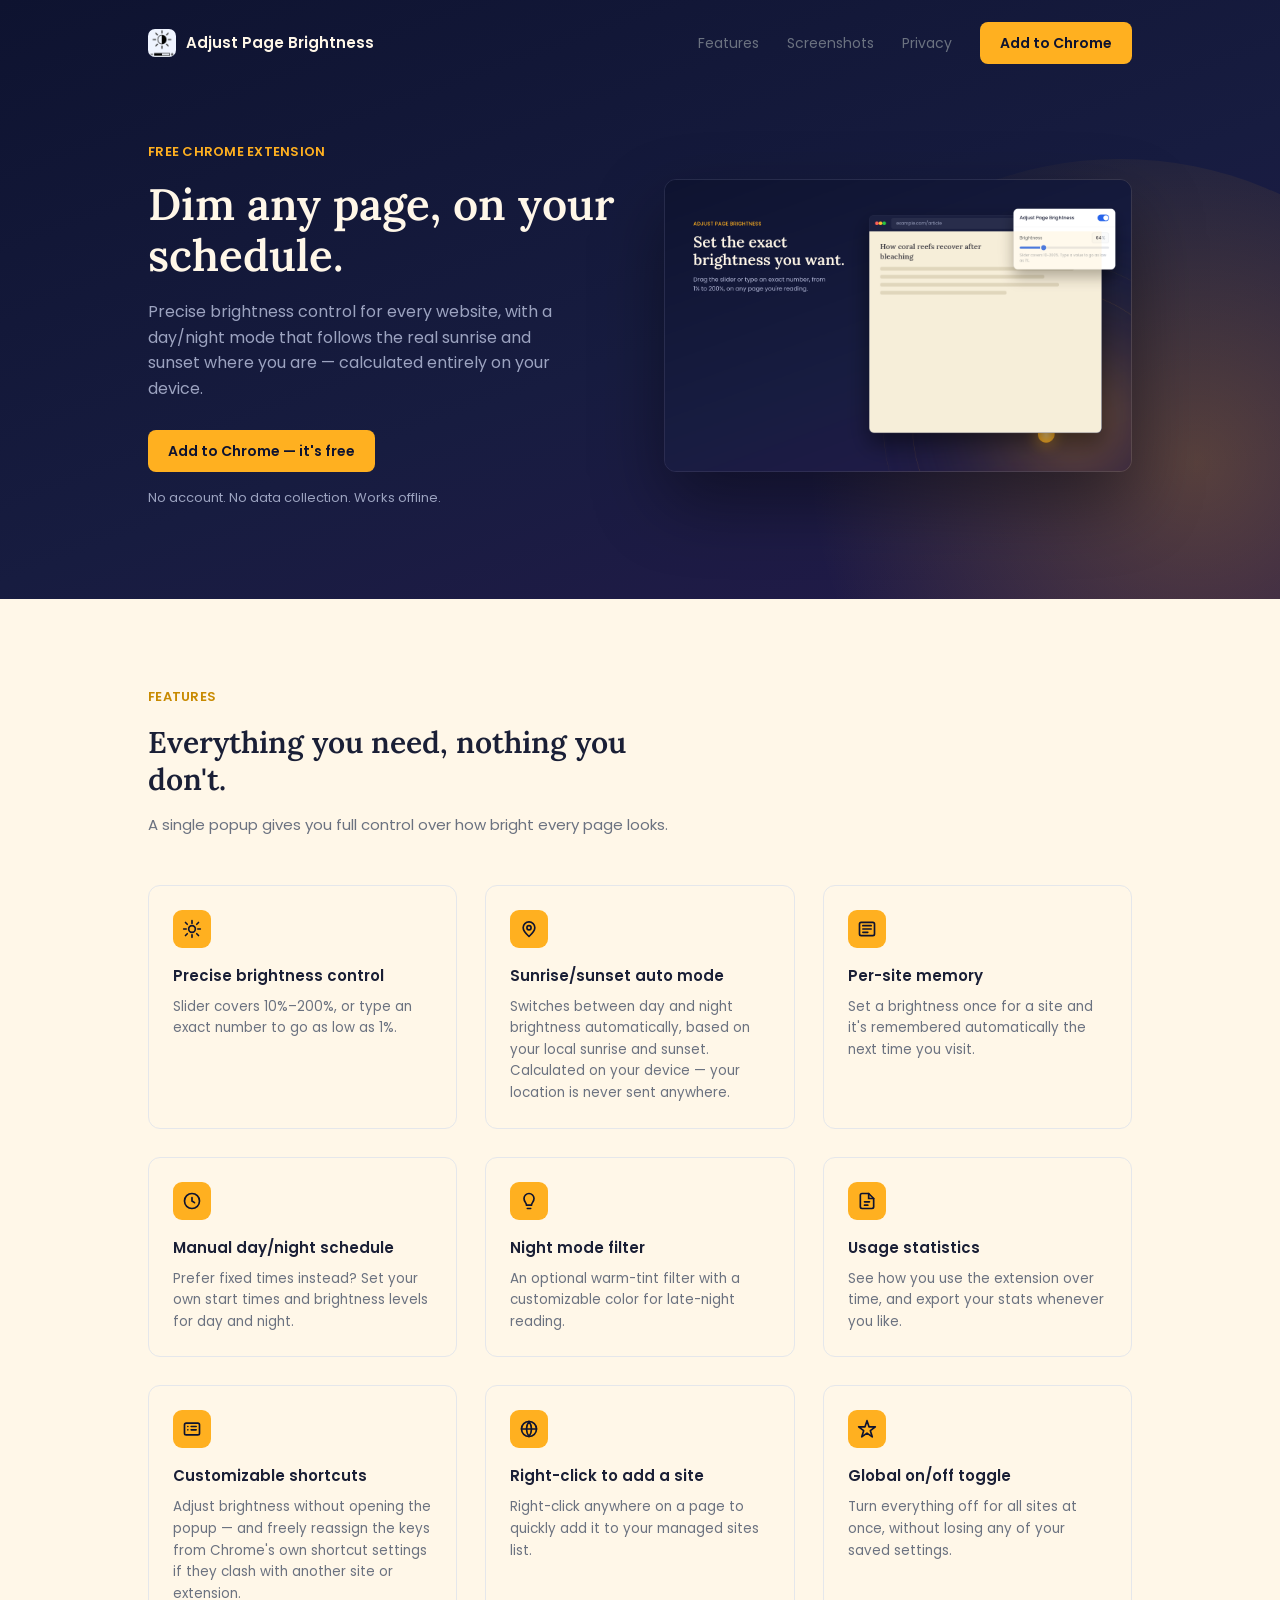
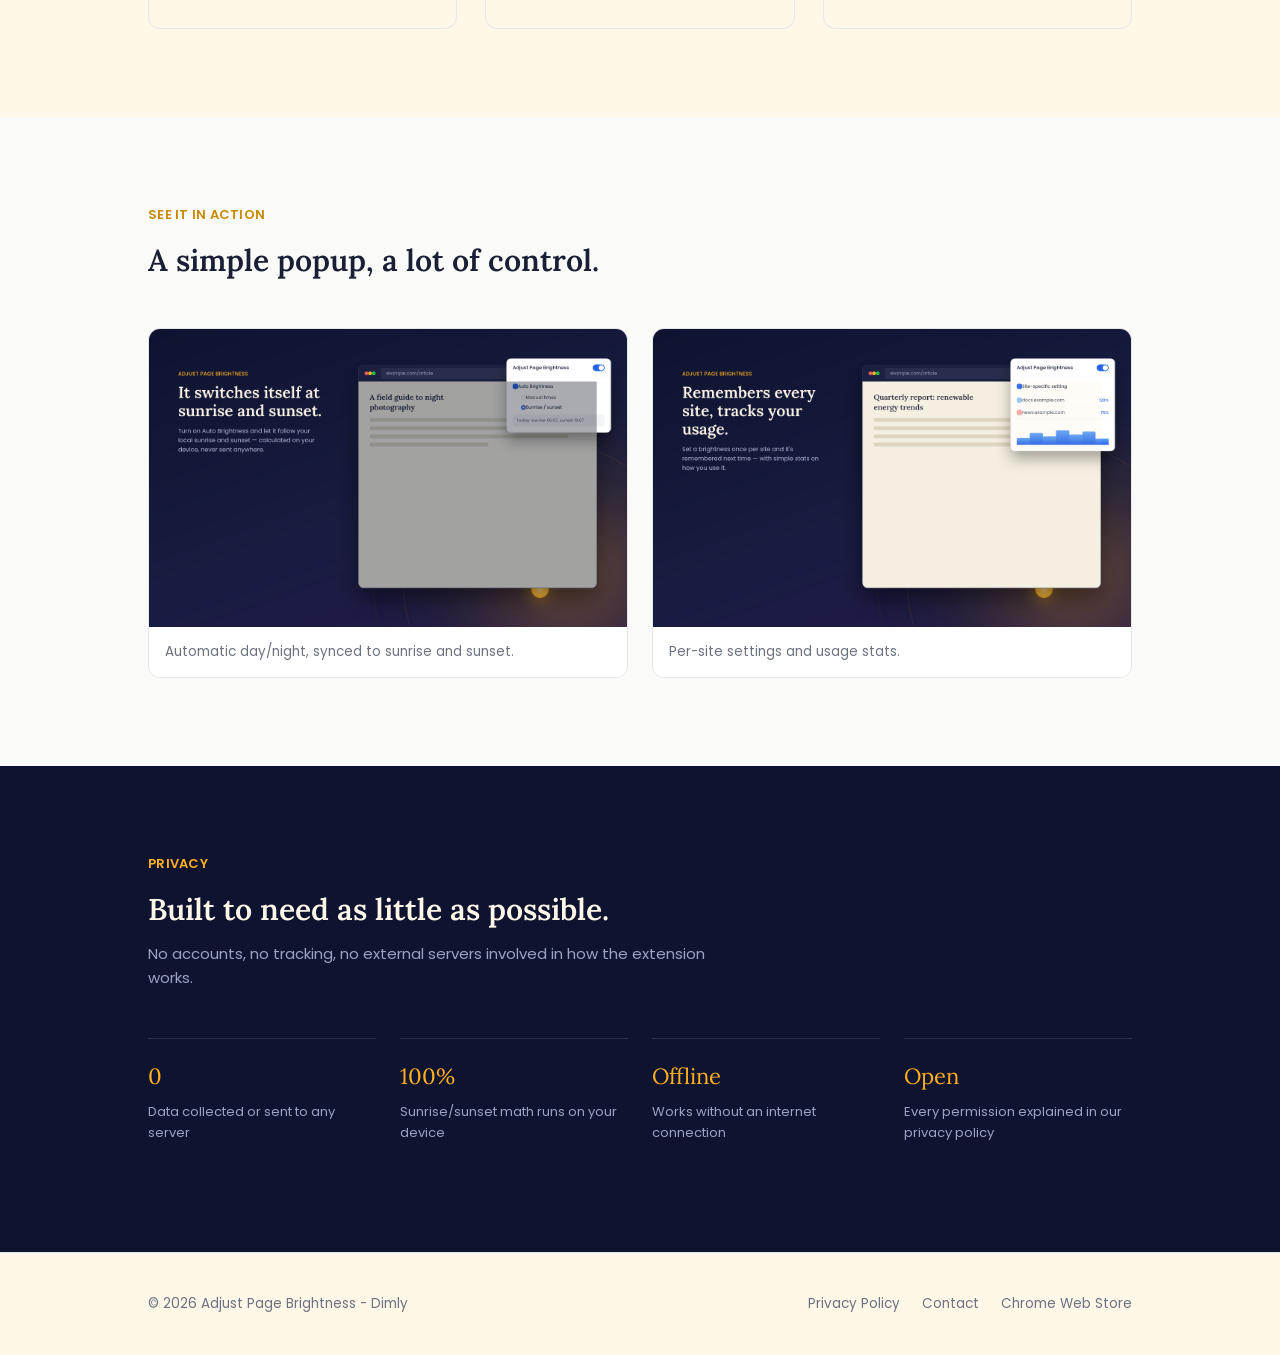
<file: index.html>
<!DOCTYPE html>
<html lang="en">
<head>
<meta charset="UTF-8">
<meta name="viewport" content="width=device-width, initial-scale=1">
<title>Adjust Page Brightness - Dimly | Adjust brightness on any webpage</title>
<meta name="description" content="A free Chrome extension to adjust the brightness of any webpage. Automatic day/night mode synced to sunrise and sunset, per-site memory, and full keyboard shortcut control. No data collection, works offline.">
<link rel="canonical" href="https://adjustpagebrightness-png.github.io/adjustpagebrightness/">
<link rel="icon" href="assets/icon.png">

<meta property="og:type" content="website">
<meta property="og:title" content="Adjust Page Brightness - Dimly">
<meta property="og:description" content="Adjust the brightness of any webpage with a slider, automatic sunrise/sunset mode, and per-site memory.">
<meta property="og:image" content="https://adjustpagebrightness-png.github.io/adjustpagebrightness/assets/screenshot-1.png">
<meta property="og:url" content="https://adjustpagebrightness-png.github.io/adjustpagebrightness/">
<meta name="twitter:card" content="summary_large_image">

<link rel="preconnect" href="https://fonts.googleapis.com">
<link rel="preconnect" href="https://fonts.gstatic.com" crossorigin>
<link href="https://fonts.googleapis.com/css2?family=Poppins:wght@400;500;600&family=Lora:wght@500;600&display=swap" rel="stylesheet">
<link rel="stylesheet" href="style.css">

<script type="application/ld+json">
{
  "@context": "https://schema.org",
  "@type": "SoftwareApplication",
  "name": "Adjust Page Brightness - Dimly",
  "applicationCategory": "BrowserApplication",
  "operatingSystem": "Chrome",
  "offers": { "@type": "Offer", "price": "0", "priceCurrency": "USD" },
  "description": "A free Chrome extension to adjust the brightness of any webpage, with automatic sunrise/sunset mode and per-site memory."
}
</script>
</head>
<body>

<header class="hero">
  <div class="hero-arc"></div>
  <div class="wrap">
    <nav class="site-nav">
      <div class="brand"><img src="assets/icon.png" alt=""> Adjust Page Brightness</div>
      <div class="nav-links">
        <a href="#features">Features</a>
        <a href="#screenshots">Screenshots</a>
        <a href="privacy.html">Privacy</a>
        <a class="btn gold" href="https://chromewebstore.google.com/detail/hfdnjhopjjpihkjebbbakcibfcecbgjp" target="_blank" rel="noopener">Add to Chrome</a>
      </div>
    </nav>

    <div class="hero-body">
      <div>
        <div class="eyebrow">FREE CHROME EXTENSION</div>
        <h1>Dim any page, on your schedule.</h1>
        <p class="lead">Precise brightness control for every website, with a day/night mode that follows the real sunrise and sunset where you are — calculated entirely on your device.</p>
        <div class="hero-actions">
          <a class="btn gold" href="https://chromewebstore.google.com/detail/hfdnjhopjjpihkjebbbakcibfcecbgjp" target="_blank" rel="noopener">Add to Chrome — it's free</a>
        </div>
        <p class="hero-note" style="margin-top:16px;">No account. No data collection. Works offline.</p>
      </div>
      <div class="hero-shot">
        <img src="assets/screenshot-1.png" alt="Adjust Page Brightness popup showing the brightness slider set to 64 percent">
      </div>
    </div>
  </div>
</header>

<section id="features">
  <div class="wrap">
    <div class="section-head">
      <div class="eyebrow">FEATURES</div>
      <h2>Everything you need, nothing you don't.</h2>
      <p>A single popup gives you full control over how bright every page looks.</p>
    </div>
    <div class="features">
      <div class="feature">
        <div class="ficon"><svg viewBox="0 0 24 24" fill="none" stroke-width="2"><circle cx="12" cy="12" r="4"></circle><path stroke-linecap="round" d="M12 2v3M12 19v3M4.2 4.2l2.1 2.1M17.7 17.7l2.1 2.1M2 12h3M19 12h3M4.2 19.8l2.1-2.1M17.7 6.3l2.1-2.1"></path></svg></div>
        <h3>Precise brightness control</h3>
        <p>Slider covers 10%–200%, or type an exact number to go as low as 1%.</p>
      </div>
      <div class="feature">
        <div class="ficon"><svg viewBox="0 0 24 24" fill="none" stroke-width="2"><path stroke-linecap="round" stroke-linejoin="round" d="M12 21c-4.4-4-7-7.5-7-10.5A7 7 0 0119 10.5c0 3-2.6 6.5-7 10.5z"></path><circle cx="12" cy="10.5" r="2.5"></circle></svg></div>
        <h3>Sunrise/sunset auto mode</h3>
        <p>Switches between day and night brightness automatically, based on your local sunrise and sunset. Calculated on your device — your location is never sent anywhere.</p>
      </div>
      <div class="feature">
        <div class="ficon"><svg viewBox="0 0 24 24" fill="none" stroke-width="2"><rect x="3" y="4" width="18" height="16" rx="2"></rect><path stroke-linecap="round" d="M7 8h10M7 12h10M7 16h6"></path></svg></div>
        <h3>Per-site memory</h3>
        <p>Set a brightness once for a site and it's remembered automatically the next time you visit.</p>
      </div>
      <div class="feature">
        <div class="ficon"><svg viewBox="0 0 24 24" fill="none" stroke-width="2"><circle cx="12" cy="12" r="9"></circle><path stroke-linecap="round" d="M12 8v4l3 2"></path></svg></div>
        <h3>Manual day/night schedule</h3>
        <p>Prefer fixed times instead? Set your own start times and brightness levels for day and night.</p>
      </div>
      <div class="feature">
        <div class="ficon"><svg viewBox="0 0 24 24" fill="none" stroke-width="2"><path stroke-linecap="round" stroke-linejoin="round" d="M12 3a6 6 0 00-6 6c0 4 3 5 3 8h6c0-3 3-4 3-8a6 6 0 00-6-6z"></path><path stroke-linecap="round" d="M10 21h4"></path></svg></div>
        <h3>Night mode filter</h3>
        <p>An optional warm-tint filter with a customizable color for late-night reading.</p>
      </div>
      <div class="feature">
        <div class="ficon"><svg viewBox="0 0 24 24" fill="none" stroke-width="2"><path stroke-linecap="round" stroke-linejoin="round" d="M4 19V5a2 2 0 012-2h8l6 6v10a2 2 0 01-2 2H6a2 2 0 01-2-2z"></path><path stroke-linecap="round" d="M14 3v6h6M9 13h6M9 17h4"></path></svg></div>
        <h3>Usage statistics</h3>
        <p>See how you use the extension over time, and export your stats whenever you like.</p>
      </div>
      <div class="feature">
        <div class="ficon"><svg viewBox="0 0 24 24" fill="none" stroke-width="2"><rect x="3" y="5" width="18" height="14" rx="2"></rect><path stroke-linecap="round" d="M7 9h.01M11 9h6M7 13h.01M11 13h6"></path></svg></div>
        <h3>Customizable shortcuts</h3>
        <p>Adjust brightness without opening the popup — and freely reassign the keys from Chrome's own shortcut settings if they clash with another site or extension.</p>
      </div>
      <div class="feature">
        <div class="ficon"><svg viewBox="0 0 24 24" fill="none" stroke-width="2"><circle cx="12" cy="12" r="9"></circle><path stroke-linecap="round" d="M12 3a15 15 0 000 18M12 3a15 15 0 010 18M3 12h18"></path></svg></div>
        <h3>Right-click to add a site</h3>
        <p>Right-click anywhere on a page to quickly add it to your managed sites list.</p>
      </div>
      <div class="feature">
        <div class="ficon"><svg viewBox="0 0 24 24" fill="none" stroke-width="2"><path stroke-linecap="round" stroke-linejoin="round" d="M12 2l2.4 7.4H22l-6 4.6 2.3 7.4L12 17l-6.3 4.4 2.3-7.4-6-4.6h7.6z"></path></svg></div>
        <h3>Global on/off toggle</h3>
        <p>Turn everything off for all sites at once, without losing any of your saved settings.</p>
      </div>
    </div>
  </div>
</section>

<section id="screenshots" style="background:#FAFAF8;">
  <div class="wrap">
    <div class="section-head">
      <div class="eyebrow">SEE IT IN ACTION</div>
      <h2>A simple popup, a lot of control.</h2>
    </div>
    <div class="shots">
      <figure>
        <img src="assets/screenshot-2.png" alt="Auto Brightness set to sunrise and sunset mode, showing today's computed times">
        <figcaption>Automatic day/night, synced to sunrise and sunset.</figcaption>
      </figure>
      <figure>
        <img src="assets/screenshot-3.png" alt="Site-specific brightness settings and a usage statistics chart">
        <figcaption>Per-site settings and usage stats.</figcaption>
      </figure>
    </div>
  </div>
</section>

<section class="trust">
  <div class="wrap">
    <div class="section-head">
      <div class="eyebrow">PRIVACY</div>
      <h2>Built to need as little as possible.</h2>
      <p>No accounts, no tracking, no external servers involved in how the extension works.</p>
    </div>
    <div class="trust-grid">
      <div class="trust-item"><span class="num">0</span><p>Data collected or sent to any server</p></div>
      <div class="trust-item"><span class="num">100%</span><p>Sunrise/sunset math runs on your device</p></div>
      <div class="trust-item"><span class="num">Offline</span><p>Works without an internet connection</p></div>
      <div class="trust-item"><span class="num">Open</span><p>Every permission explained in our privacy policy</p></div>
    </div>
  </div>
</section>

<footer class="site-footer">
  <div class="wrap footer-row">
    <div>© 2026 Adjust Page Brightness - Dimly</div>
    <div class="footer-links">
      <a href="privacy.html">Privacy Policy</a>
      <a href="contact.html">Contact</a>
      <a href="https://chromewebstore.google.com/detail/hfdnjhopjjpihkjebbbakcibfcecbgjp" target="_blank" rel="noopener">Chrome Web Store</a>
    </div>
  </div>
</footer>

</body>
</html>
</file>
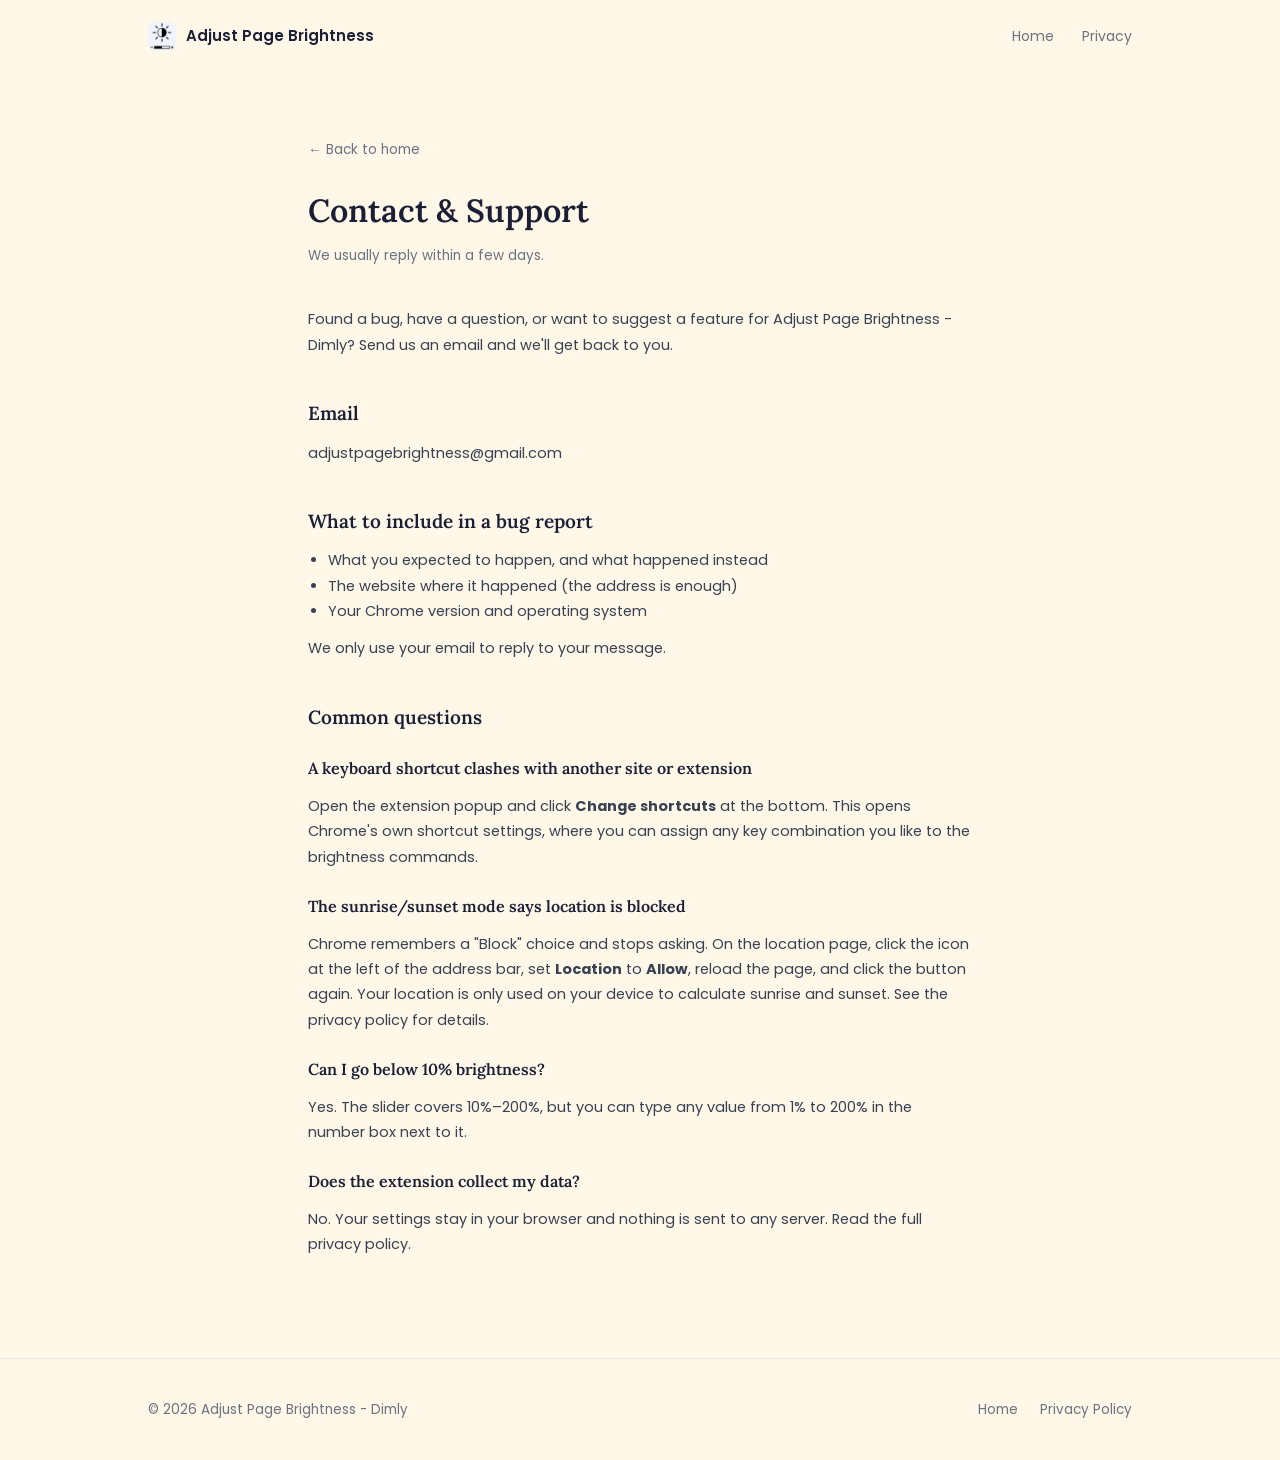
<file: contact.html>
<!DOCTYPE html>
<html lang="en">
<head>
<meta charset="UTF-8">
<meta name="viewport" content="width=device-width, initial-scale=1">
<title>Contact & Support | Adjust Page Brightness - Dimly</title>
<meta name="description" content="Get help with Adjust Page Brightness - Dimly: contact the developer, report a bug, or request a feature. Answers to common questions about shortcuts, location permission, and brightness settings.">
<link rel="canonical" href="https://adjustpagebrightness-png.github.io/adjustpagebrightness/contact.html">
<link rel="icon" href="assets/icon.png">
<meta name="robots" content="index, follow">

<link rel="preconnect" href="https://fonts.googleapis.com">
<link rel="preconnect" href="https://fonts.gstatic.com" crossorigin>
<link href="https://fonts.googleapis.com/css2?family=Poppins:wght@400;500;600&family=Lora:wght@500;600&display=swap" rel="stylesheet">
<link rel="stylesheet" href="style.css">
</head>
<body>

<div class="wrap">
  <nav class="site-nav">
    <div class="brand"><img src="assets/icon.png" alt=""> Adjust Page Brightness</div>
    <div class="nav-links">
      <a href="index.html">Home</a>
      <a href="privacy.html">Privacy</a>
    </div>
  </nav>
</div>

<main class="policy">
  <a class="back-link" href="index.html">← Back to home</a>
  <h1>Contact & Support</h1>
  <p class="updated">We usually reply within a few days.</p>

  <p>Found a bug, have a question, or want to suggest a feature for Adjust Page Brightness - Dimly? Send us an email and we'll get back to you.</p>

  <h2>Email</h2>
  <p><a href="mailto:adjustpagebrightness@gmail.com?subject=Adjust%20Page%20Brightness%20-%20Support">adjustpagebrightness@gmail.com</a></p>

  <h2>What to include in a bug report</h2>
  <ul>
    <li>What you expected to happen, and what happened instead</li>
    <li>The website where it happened (the address is enough)</li>
    <li>Your Chrome version and operating system</li>
  </ul>
  <p>We only use your email to reply to your message.</p>

  <h2>Common questions</h2>

  <h2 style="font-size:16px;margin-top:24px;">A keyboard shortcut clashes with another site or extension</h2>
  <p>Open the extension popup and click <strong>Change shortcuts</strong> at the bottom. This opens Chrome's own shortcut settings, where you can assign any key combination you like to the brightness commands.</p>

  <h2 style="font-size:16px;margin-top:24px;">The sunrise/sunset mode says location is blocked</h2>
  <p>Chrome remembers a "Block" choice and stops asking. On the location page, click the icon at the left of the address bar, set <strong>Location</strong> to <strong>Allow</strong>, reload the page, and click the button again. Your location is only used on your device to calculate sunrise and sunset. See the <a href="privacy.html">privacy policy</a> for details.</p>

  <h2 style="font-size:16px;margin-top:24px;">Can I go below 10% brightness?</h2>
  <p>Yes. The slider covers 10%–200%, but you can type any value from 1% to 200% in the number box next to it.</p>

  <h2 style="font-size:16px;margin-top:24px;">Does the extension collect my data?</h2>
  <p>No. Your settings stay in your browser and nothing is sent to any server. Read the full <a href="privacy.html">privacy policy</a>.</p>
</main>

<footer class="site-footer">
  <div class="wrap footer-row">
    <div>© 2026 Adjust Page Brightness - Dimly</div>
    <div class="footer-links">
      <a href="index.html">Home</a>
      <a href="privacy.html">Privacy Policy</a>
    </div>
  </div>
</footer>

</body>
</html>
</file>
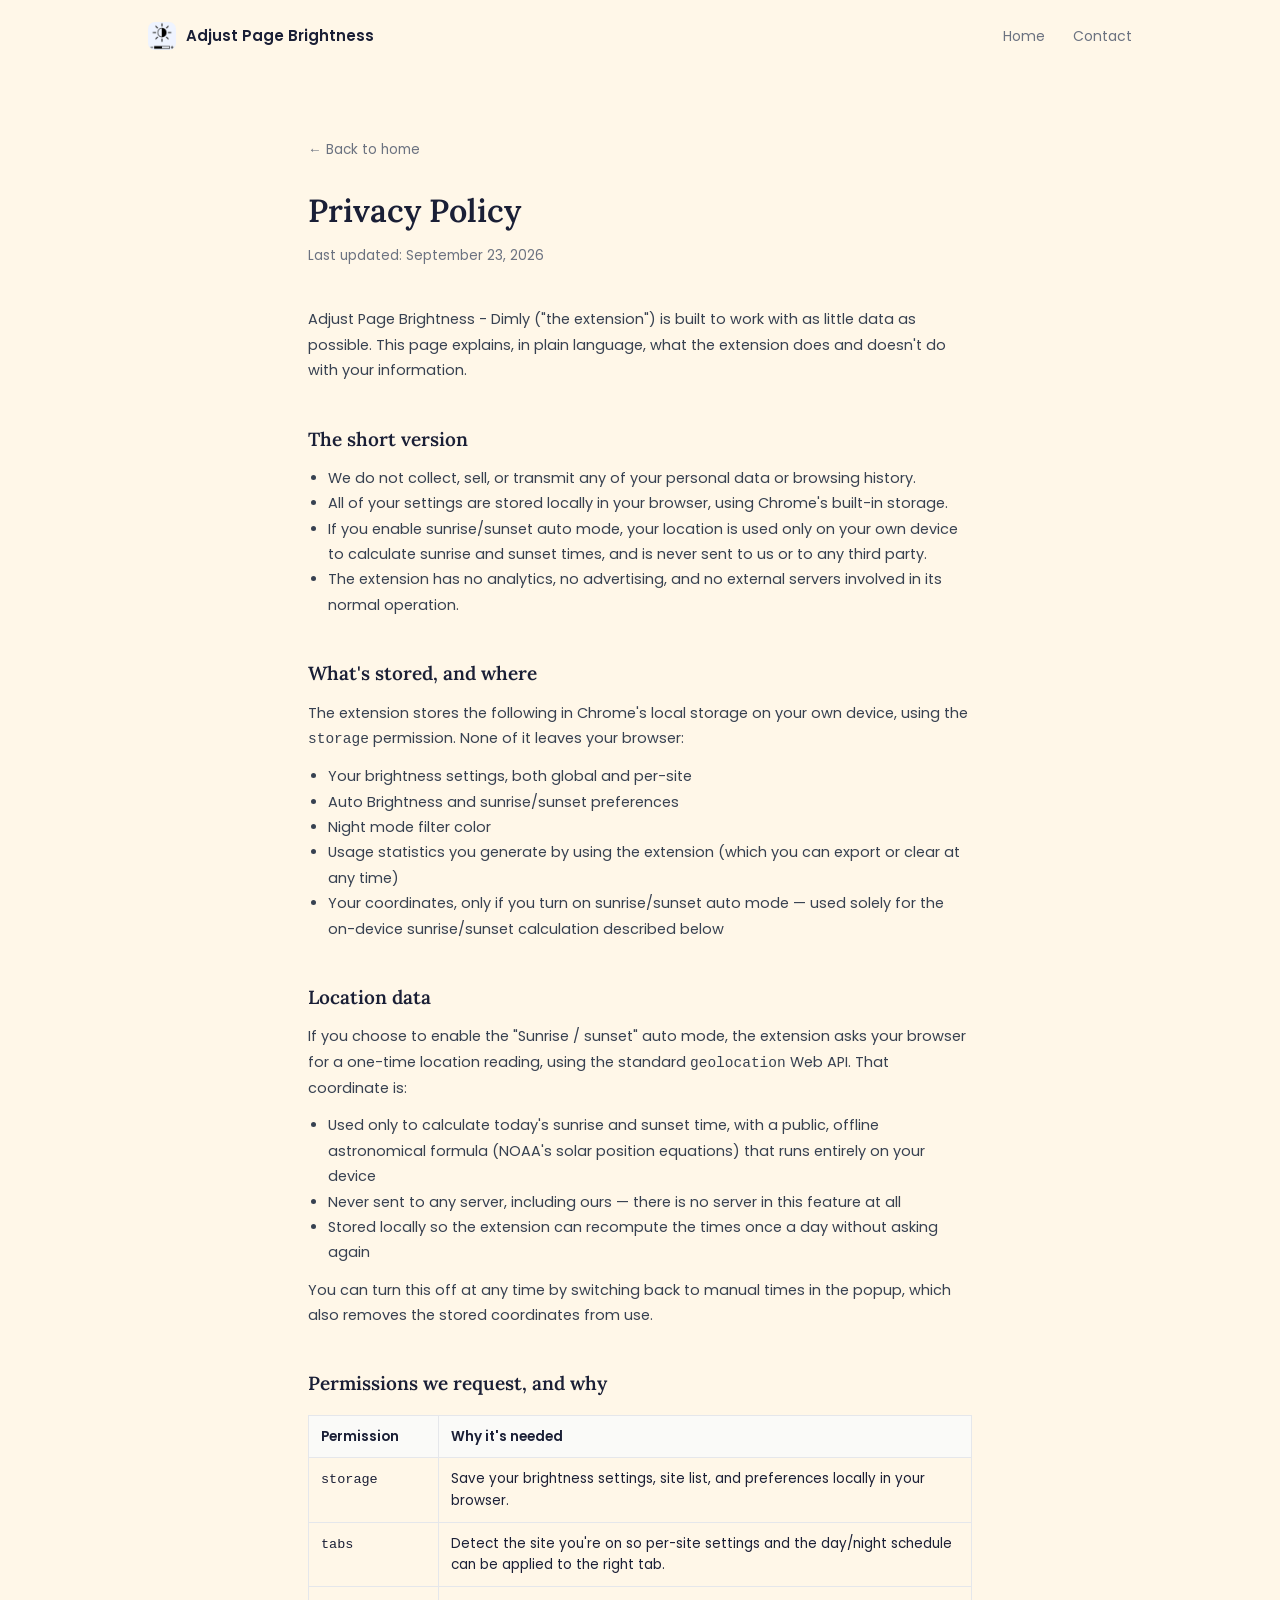
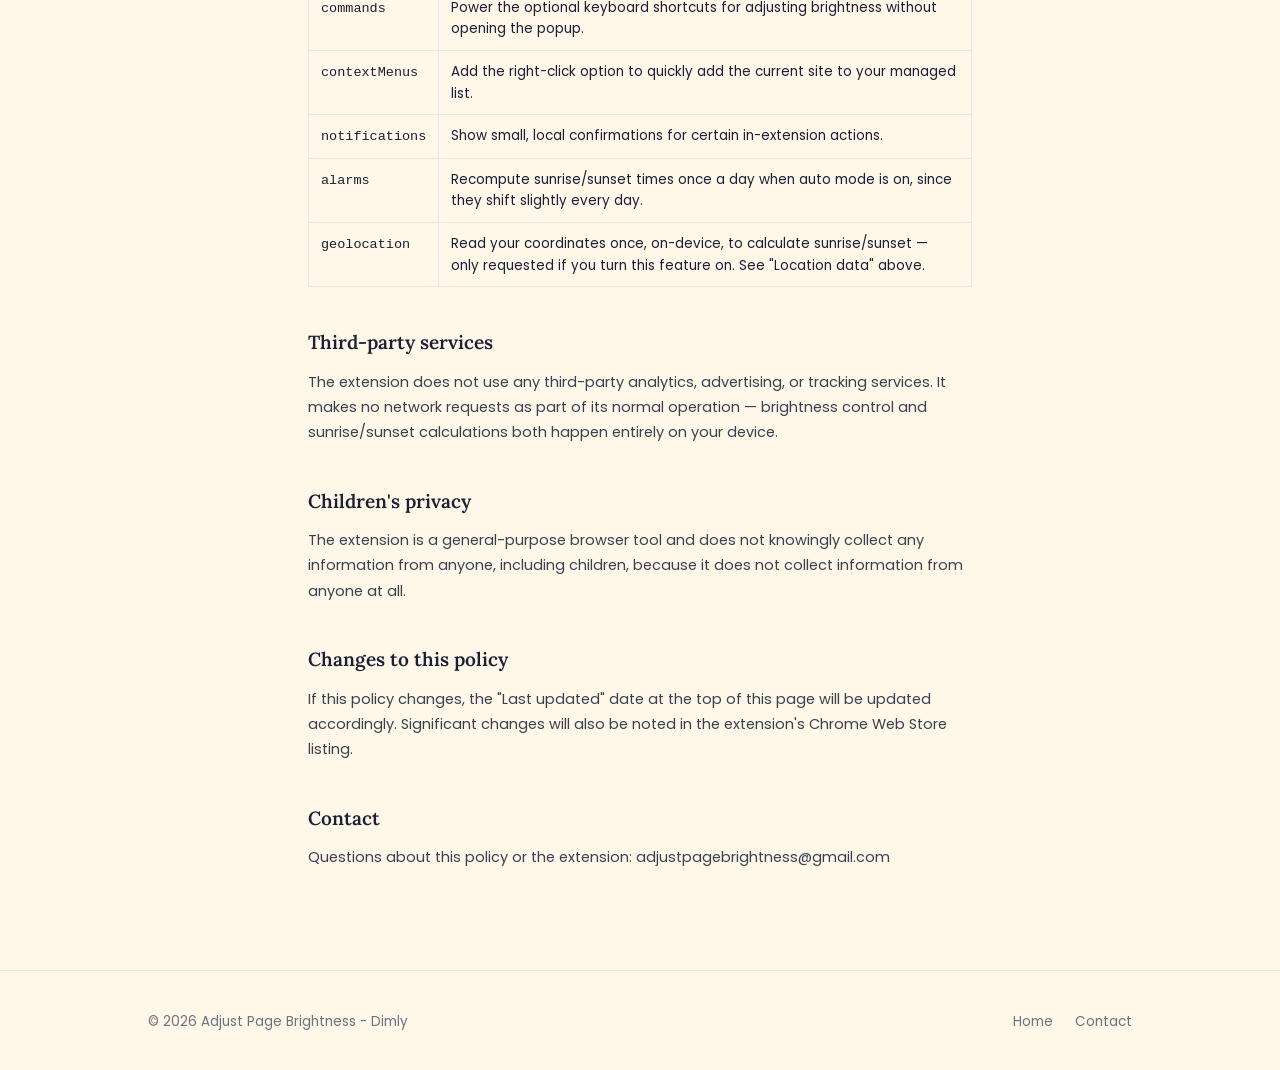
<file: privacy.html>
<!DOCTYPE html>
<html lang="en">
<head>
<meta charset="UTF-8">
<meta name="viewport" content="width=device-width, initial-scale=1">
<title>Privacy Policy | Adjust Page Brightness - Dimly</title>
<meta name="description" content="Privacy policy for the Adjust Page Brightness - Dimly Chrome extension: what data is collected (none), what's stored locally, and why each permission is requested.">
<link rel="canonical" href="https://adjustpagebrightness-png.github.io/adjustpagebrightness/privacy.html">
<link rel="icon" href="assets/icon.png">
<meta name="robots" content="index, follow">

<link rel="preconnect" href="https://fonts.googleapis.com">
<link rel="preconnect" href="https://fonts.gstatic.com" crossorigin>
<link href="https://fonts.googleapis.com/css2?family=Poppins:wght@400;500;600&family=Lora:wght@500;600&display=swap" rel="stylesheet">
<link rel="stylesheet" href="style.css">
</head>
<body>

<div class="wrap">
  <nav class="site-nav">
    <div class="brand"><img src="assets/icon.png" alt=""> Adjust Page Brightness</div>
    <div class="nav-links">
      <a href="index.html">Home</a>
      <a href="contact.html">Contact</a>
    </div>
  </nav>
</div>

<main class="policy">
  <a class="back-link" href="index.html">← Back to home</a>
  <h1>Privacy Policy</h1>
  <p class="updated">Last updated: September 23, 2026</p>

  <p>Adjust Page Brightness - Dimly ("the extension") is built to work with as little data as possible. This page explains, in plain language, what the extension does and doesn't do with your information.</p>

  <h2>The short version</h2>
  <ul>
    <li>We do not collect, sell, or transmit any of your personal data or browsing history.</li>
    <li>All of your settings are stored locally in your browser, using Chrome's built-in storage.</li>
    <li>If you enable sunrise/sunset auto mode, your location is used only on your own device to calculate sunrise and sunset times, and is never sent to us or to any third party.</li>
    <li>The extension has no analytics, no advertising, and no external servers involved in its normal operation.</li>
  </ul>

  <h2>What's stored, and where</h2>
  <p>The extension stores the following in Chrome's local storage on your own device, using the <code>storage</code> permission. None of it leaves your browser:</p>
  <ul>
    <li>Your brightness settings, both global and per-site</li>
    <li>Auto Brightness and sunrise/sunset preferences</li>
    <li>Night mode filter color</li>
    <li>Usage statistics you generate by using the extension (which you can export or clear at any time)</li>
    <li>Your coordinates, only if you turn on sunrise/sunset auto mode — used solely for the on-device sunrise/sunset calculation described below</li>
  </ul>

  <h2>Location data</h2>
  <p>If you choose to enable the "Sunrise / sunset" auto mode, the extension asks your browser for a one-time location reading, using the standard <code>geolocation</code> Web API. That coordinate is:</p>
  <ul>
    <li>Used only to calculate today's sunrise and sunset time, with a public, offline astronomical formula (NOAA's solar position equations) that runs entirely on your device</li>
    <li>Never sent to any server, including ours — there is no server in this feature at all</li>
    <li>Stored locally so the extension can recompute the times once a day without asking again</li>
  </ul>
  <p>You can turn this off at any time by switching back to manual times in the popup, which also removes the stored coordinates from use.</p>

  <h2>Permissions we request, and why</h2>
  <table>
    <tr><th>Permission</th><th>Why it's needed</th></tr>
    <tr><td><code>storage</code></td><td>Save your brightness settings, site list, and preferences locally in your browser.</td></tr>
    <tr><td><code>tabs</code></td><td>Detect the site you're on so per-site settings and the day/night schedule can be applied to the right tab.</td></tr>
    <tr><td><code>commands</code></td><td>Power the optional keyboard shortcuts for adjusting brightness without opening the popup.</td></tr>
    <tr><td><code>contextMenus</code></td><td>Add the right-click option to quickly add the current site to your managed list.</td></tr>
    <tr><td><code>notifications</code></td><td>Show small, local confirmations for certain in-extension actions.</td></tr>
    <tr><td><code>alarms</code></td><td>Recompute sunrise/sunset times once a day when auto mode is on, since they shift slightly every day.</td></tr>
    <tr><td><code>geolocation</code></td><td>Read your coordinates once, on-device, to calculate sunrise/sunset — only requested if you turn this feature on. See "Location data" above.</td></tr>
  </table>

  <h2>Third-party services</h2>
  <p>The extension does not use any third-party analytics, advertising, or tracking services. It makes no network requests as part of its normal operation — brightness control and sunrise/sunset calculations both happen entirely on your device.</p>

  <h2>Children's privacy</h2>
  <p>The extension is a general-purpose browser tool and does not knowingly collect any information from anyone, including children, because it does not collect information from anyone at all.</p>

  <h2>Changes to this policy</h2>
  <p>If this policy changes, the "Last updated" date at the top of this page will be updated accordingly. Significant changes will also be noted in the extension's Chrome Web Store listing.</p>

  <h2>Contact</h2>
  <p>Questions about this policy or the extension: <a href="mailto:adjustpagebrightness@gmail.com">adjustpagebrightness@gmail.com</a></p>
</main>

<footer class="site-footer">
  <div class="wrap footer-row">
    <div>© 2026 Adjust Page Brightness - Dimly</div>
    <div class="footer-links">
      <a href="index.html">Home</a>
      <a href="contact.html">Contact</a>
    </div>
  </div>
</footer>

</body>
</html>
</file>
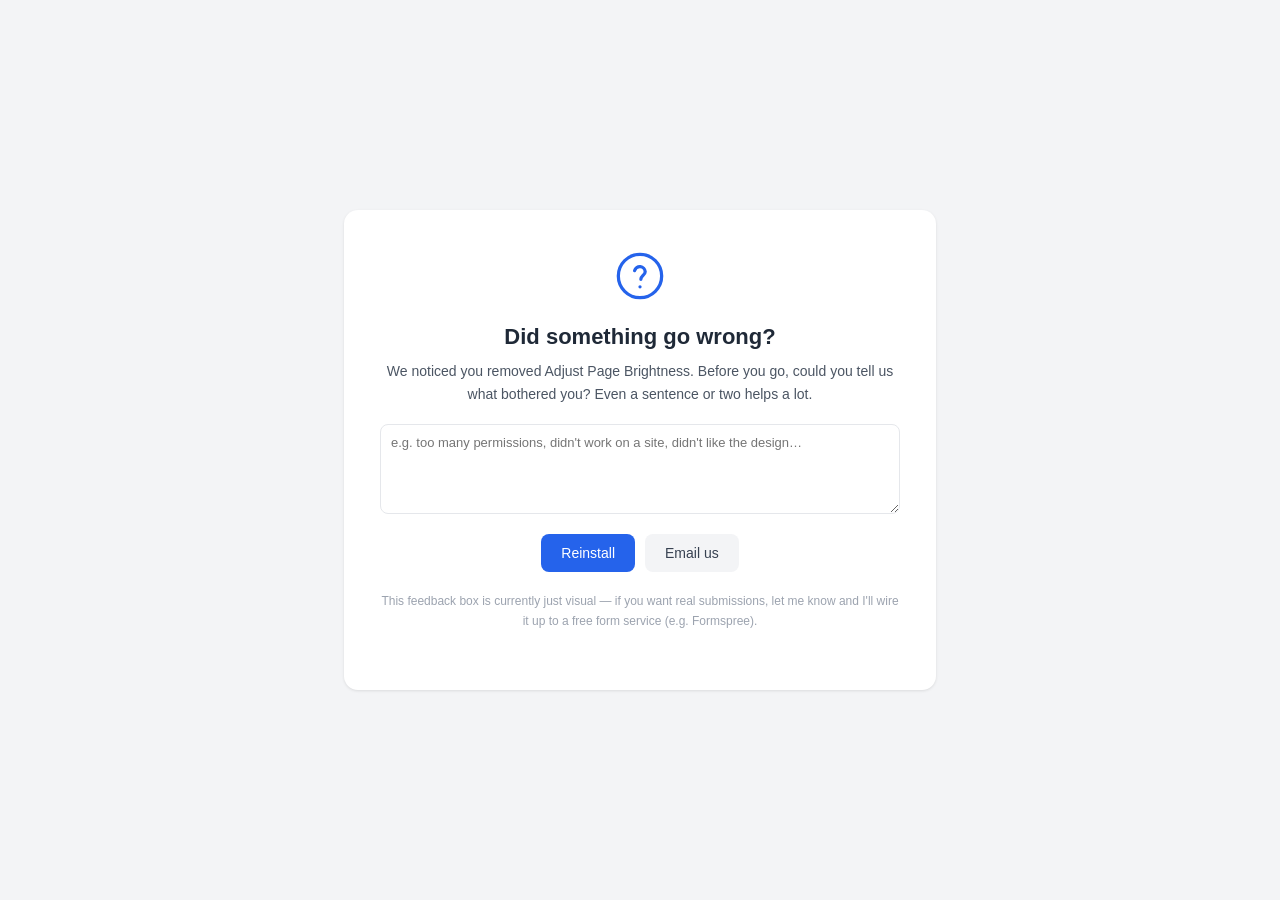
<file: uninstall-feedback.html>
<!DOCTYPE html>
<html lang="en">
<head>
  <meta charset="UTF-8">
  <meta name="viewport" content="width=device-width, initial-scale=1">
  <title id="pageTitle">Adjust Page Brightness</title>
  <style>
    body {
      font-family: -apple-system, BlinkMacSystemFont, "Segoe UI", Roboto, sans-serif;
      background: #f3f4f6;
      color: #1f2937;
      display: flex;
      align-items: center;
      justify-content: center;
      min-height: 100vh;
      margin: 0;
      padding: 24px;
      box-sizing: border-box;
    }
    .card {
      background: #ffffff;
      border-radius: 14px;
      box-shadow: 0 1px 3px rgba(0,0,0,0.1);
      max-width: 520px;
      width: 100%;
      padding: 40px 36px;
      text-align: center;
    }
    .icon { width: 52px; height: 52px; margin: 0 auto 18px; }
    h1 { font-size: 22px; margin: 0 0 10px; }
    p { font-size: 14px; line-height: 1.65; color: #4b5563; margin: 0 0 18px; }
    textarea {
      width: 100%; min-height: 90px; border: 1px solid #e5e7eb; border-radius: 8px;
      padding: 10px; font-family: inherit; font-size: 13px; resize: vertical;
      margin-bottom: 16px; box-sizing: border-box;
    }
    .btn-row { display: flex; gap: 10px; justify-content: center; flex-wrap: wrap; }
    button, .btn-link {
      background: #2563eb; color: #fff; border: none; border-radius: 8px;
      padding: 11px 20px; font-size: 14px; cursor: pointer; text-decoration: none;
      display: inline-block;
    }
    button:hover, .btn-link:hover { background: #1d4ed8; }
    .btn-link.secondary { background: #f3f4f6; color: #374151; }
    .btn-link.secondary:hover { background: #e5e7eb; }
    .hint { font-size: 12px; color: #9ca3af; margin-top: 20px; }
  </style>
</head>
<body>
  <div class="card">
    <svg class="icon" viewBox="0 0 24 24" fill="none" stroke="#2563eb" stroke-width="1.5">
      <circle cx="12" cy="12" r="10"></circle>
      <path stroke-linecap="round" d="M9.5 9.5a2.5 2.5 0 014.9.5c0 1.5-2 2-2 3.5M12 17h.01"></path>
    </svg>
    <h1 id="heading">Did something go wrong?</h1>
    <p id="intro">We noticed you removed Adjust Page Brightness. Before you go, could you tell us what bothered you? Even a sentence or two helps a lot.</p>
    <textarea id="feedbackBox" placeholder="e.g. too many permissions, didn't work on a site, didn't like the design…"></textarea>
    <div class="btn-row">
      <a class="btn-link" id="reinstallBtn" href="https://chromewebstore.google.com/detail/hfdnjhopjjpihkjebbbakcibfcecbgjp" target="_blank">Reinstall</a>
      <a class="btn-link secondary" id="emailBtn" href="mailto:adjustpagebrightness@gmail.com?subject=Feedback">Email us</a>
    </div>
    <p class="hint" id="hint">This feedback box is currently just visual — if you want real submissions, let me know and I'll wire it up to a free form service (e.g. Formspree).</p>
  </div>

  <script>
    var STRINGS = {
      en: {
        title: 'Adjust Page Brightness',
        heading: 'Did something go wrong?',
        intro: "We noticed you removed Adjust Page Brightness. Before you go, could you tell us what bothered you? Even a sentence or two helps a lot.",
        placeholder: "e.g. too many permissions, didn't work on a site, didn't like the design…",
        reinstall: 'Reinstall',
        email: 'Email us',
        hint: "This feedback box is currently just visual — if you want real submissions, let me know and I'll wire it up to a free form service (e.g. Formspree)."
      },
      tr: {
        title: 'Adjust Page Brightness',
        heading: 'Bir şey mi ters gitti?',
        intro: "Adjust Page Brightness'ü kaldırdığını gördük. Ayrılmadan önce, seni ne rahatsız etti öğrenebilir miyiz? İki cümle bile büyük yardım.",
        placeholder: 'Örn: çok fazla izin istiyor, bir sitede çalışmadı, tasarımı sevmedim…',
        reinstall: 'Tekrar yükle',
        email: 'E-posta ile yaz',
        hint: 'Bu sayfadaki geri bildirim kutusu şu an sadece görsel — gerçek gönderim eklemek istersen bana söyle, basit bir form servisine (örn. Formspree, ücretsiz) bağlarım.'
      }
    };

    var lang = (navigator.language || 'en').toLowerCase().startsWith('tr') ? 'tr' : 'en';
    var s = STRINGS[lang];

    document.documentElement.lang = lang;
    document.getElementById('pageTitle').textContent = s.title;
    document.getElementById('heading').textContent = s.heading;
    document.getElementById('intro').textContent = s.intro;
    document.getElementById('feedbackBox').placeholder = s.placeholder;
    document.getElementById('reinstallBtn').textContent = s.reinstall;
    document.getElementById('emailBtn').textContent = s.email;
    document.getElementById('hint').textContent = s.hint;
  </script>
</body>
</html>
</file>
<file: style.css>
:root {
  --navy: #0E1330;
  --navy-2: #171C40;
  --violet: #241A4A;
  --gold: #FFB020;
  --gold-light: #FFD37A;
  --ivory: #FFF7E8;
  --ink: #1A1F36;
  --muted: #6B7280;
  --muted-light: #9CA3C0;
  --card-border: #E5E7EB;
}

* { box-sizing: border-box; margin: 0; padding: 0; }

body {
  font-family: 'Poppins', -apple-system, BlinkMacSystemFont, 'Segoe UI', sans-serif;
  color: var(--ink);
  background: var(--ivory);
  line-height: 1.6;
}

h1, h2, h3, .display {
  font-family: 'Lora', Georgia, serif;
  font-weight: 600;
}

a { color: inherit; text-decoration: none; }

.wrap { max-width: 1040px; margin: 0 auto; padding: 0 28px; }

/* Nav */
nav.site-nav {
  display: flex; align-items: center; justify-content: space-between;
  padding: 22px 0;
}
.brand { display: flex; align-items: center; gap: 10px; font-weight: 600; font-size: 15px; }
.brand img { width: 28px; height: 28px; border-radius: 7px; }
.nav-links { display: flex; align-items: center; gap: 28px; font-size: 14px; color: var(--muted); }
.nav-links a:hover { color: var(--ink); }
.btn {
  display: inline-block; padding: 10px 20px; border-radius: 8px; font-size: 14px; font-weight: 600;
  background: var(--navy); color: var(--ivory); transition: transform 0.15s ease, box-shadow 0.15s ease;
}
.btn:hover { box-shadow: 0 8px 20px rgba(14,19,48,0.25); transform: translateY(-1px); }
.btn.gold { background: var(--gold); color: var(--navy); }
.btn.gold:hover { box-shadow: 0 8px 20px rgba(255,176,32,0.35); }

/* Hero */
header.hero {
  background: linear-gradient(160deg, var(--navy) 0%, var(--navy-2) 55%, var(--violet) 100%);
  color: var(--ivory); position: relative; overflow: hidden;
}
header.hero .wrap { padding-top: 0; padding-bottom: 90px; position: relative; z-index: 2; }
.hero-arc {
  position: absolute; bottom: -320px; right: -220px; width: 760px; height: 760px; border-radius: 50%;
  background: radial-gradient(circle at 60% 40%, rgba(255,176,32,0.25), transparent 60%);
  z-index: 1;
}
.hero-body { display: grid; grid-template-columns: 1fr 1fr; gap: 48px; align-items: center; padding-top: 56px; }
.eyebrow { font-size: 13px; color: var(--gold); font-weight: 600; letter-spacing: 0.02em; margin-bottom: 16px; }
.hero h1 { font-size: 44px; line-height: 1.16; margin-bottom: 18px; }
.hero p.lead { color: var(--muted-light); font-size: 16px; max-width: 420px; margin-bottom: 28px; }
.hero-actions { display: flex; align-items: center; gap: 16px; }
.hero-note { font-size: 13px; color: var(--muted-light); }
.hero-shot { border-radius: 12px; overflow: hidden; box-shadow: 0 30px 70px rgba(0,0,0,0.4); border: 1px solid rgba(255,255,255,0.08); }
.hero-shot img { display: block; width: 100%; height: auto; }

/* Sections */
section { padding: 88px 0; }
.section-head { max-width: 560px; margin-bottom: 48px; }
.section-head .eyebrow { color: #C88A00; }
.section-head h2 { font-size: 30px; line-height: 1.25; }
.section-head p { color: var(--muted); margin-top: 14px; font-size: 15px; }

.features { display: grid; grid-template-columns: repeat(3, 1fr); gap: 28px; }
.feature { border: 1px solid var(--card-border); border-radius: 12px; padding: 24px; }
.feature .ficon {
  width: 38px; height: 38px; border-radius: 9px; background: var(--gold);
  display: flex; align-items: center; justify-content: center; margin-bottom: 16px;
}
.feature .ficon svg { width: 20px; height: 20px; stroke: var(--navy); }
.feature h3 { font-family: 'Poppins', sans-serif; font-size: 15px; font-weight: 600; margin-bottom: 8px; }
.feature p { font-size: 13.5px; color: var(--muted); line-height: 1.6; }

.shots { display: grid; grid-template-columns: repeat(2, 1fr); gap: 24px; }
.shots figure { border-radius: 12px; overflow: hidden; border: 1px solid var(--card-border); }
.shots img { display: block; width: 100%; height: auto; }
.shots figcaption { padding: 14px 16px; font-size: 13.5px; color: var(--muted); background: #fff; }

.trust { background: var(--navy); color: var(--ivory); }
.trust .section-head .eyebrow { color: var(--gold); }
.trust .section-head p { color: var(--muted-light); }
.trust-grid { display: grid; grid-template-columns: repeat(4, 1fr); gap: 24px; }
.trust-item { padding: 20px 0; border-top: 1px solid rgba(255,255,255,0.12); }
.trust-item .num { font-family: 'Lora', serif; font-size: 22px; color: var(--gold); margin-bottom: 8px; display:block; }
.trust-item p { font-size: 13px; color: var(--muted-light); }

footer.site-footer {
  border-top: 1px solid var(--card-border); padding: 40px 0; font-size: 13.5px; color: var(--muted);
}
.footer-row { display: flex; align-items: center; justify-content: space-between; flex-wrap: wrap; gap: 12px; }
.footer-links { display: flex; gap: 22px; }
.footer-links a:hover { color: var(--ink); }

@media (max-width: 760px) {
  .hero-body { grid-template-columns: 1fr; }
  .features { grid-template-columns: 1fr; }
  .shots { grid-template-columns: 1fr; }
  .trust-grid { grid-template-columns: repeat(2, 1fr); }
  .hero h1 { font-size: 32px; }
}

/* Privacy page */
.policy { max-width: 720px; margin: 0 auto; padding: 64px 28px 100px; }
.policy .updated { color: var(--muted); font-size: 13.5px; margin-bottom: 40px; }
.policy h1 { font-size: 32px; margin-bottom: 8px; }
.policy h2 { font-size: 19px; margin: 40px 0 12px; }
.policy p, .policy li { font-size: 14.5px; color: #374151; line-height: 1.75; }
.policy ul { margin: 12px 0 12px 20px; }
.policy table { width: 100%; border-collapse: collapse; margin: 16px 0; font-size: 13.5px; }
.policy th, .policy td { text-align: left; padding: 10px 12px; border: 1px solid var(--card-border); vertical-align: top; }
.policy th { background: #FAFAF8; font-weight: 600; }
.back-link { display: inline-flex; align-items: center; gap: 6px; font-size: 13.5px; color: var(--muted); margin-bottom: 24px; }
.back-link:hover { color: var(--ink); }
</file>
